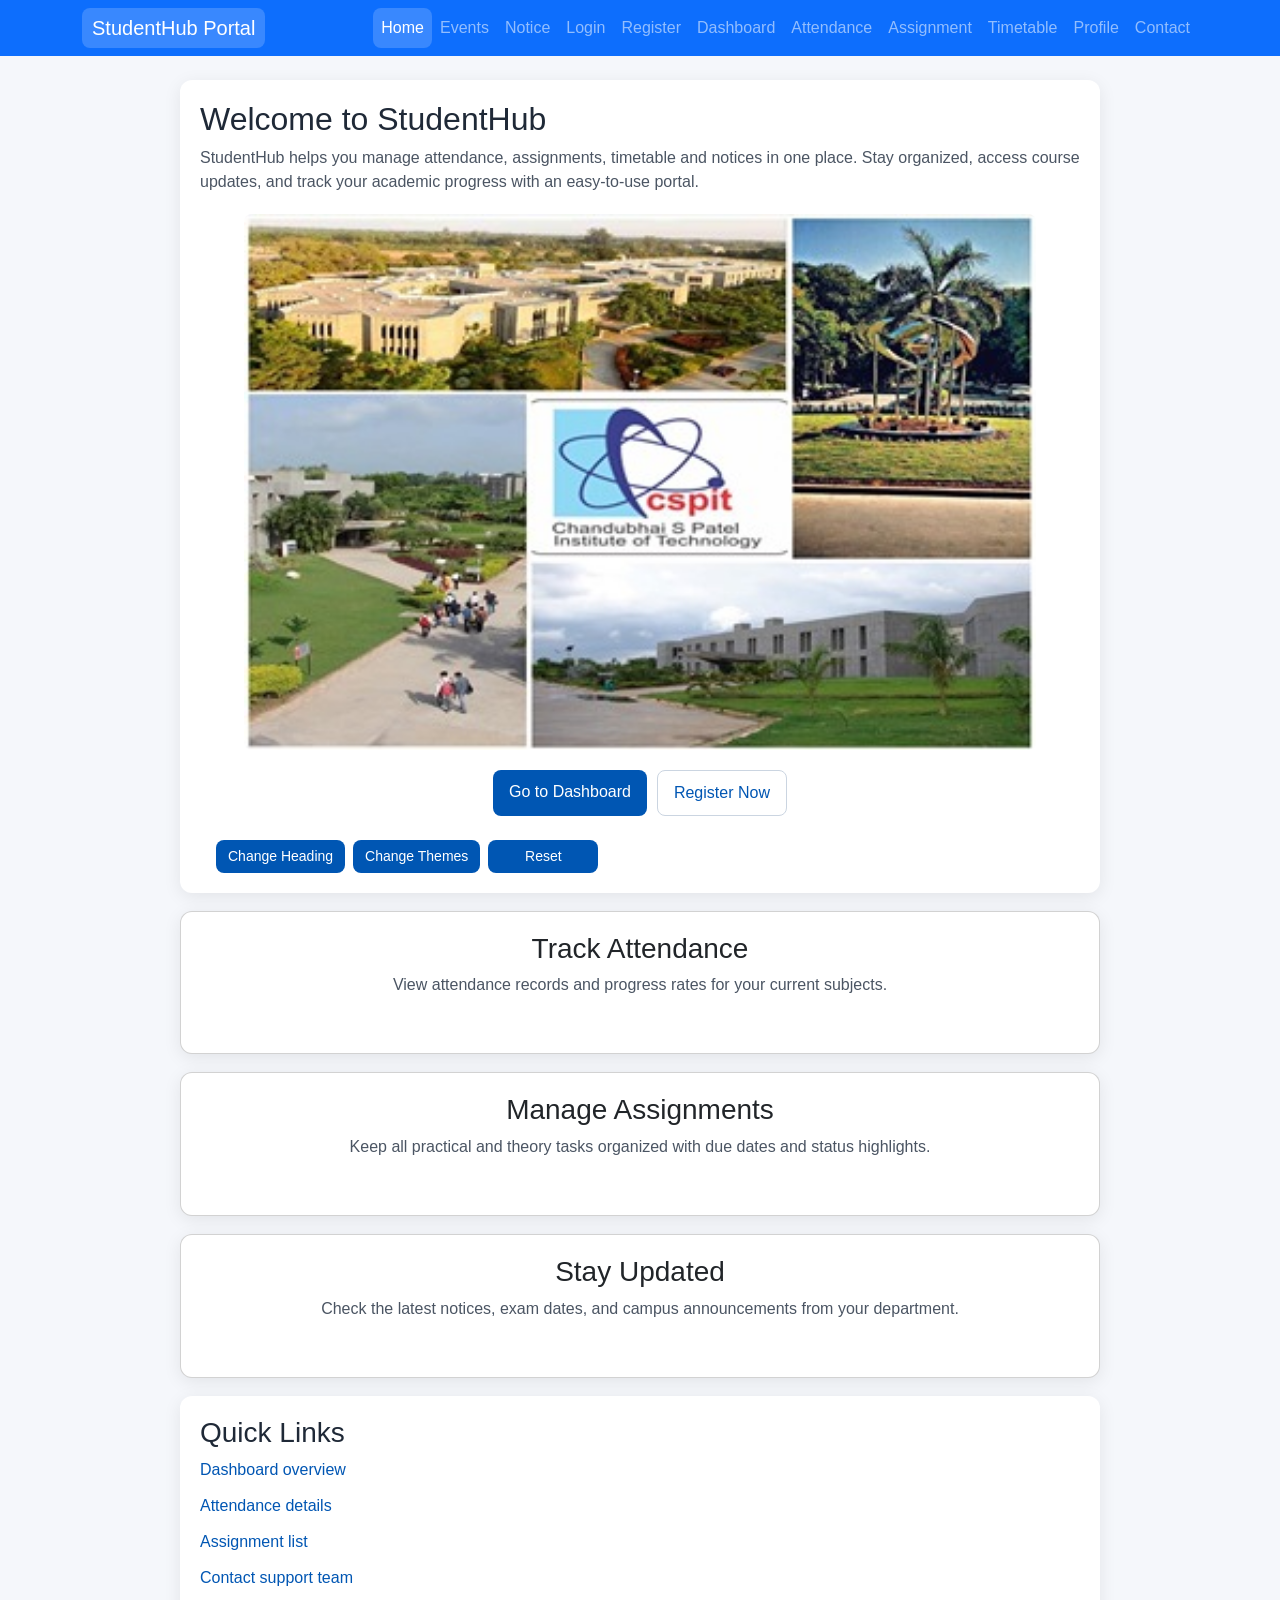
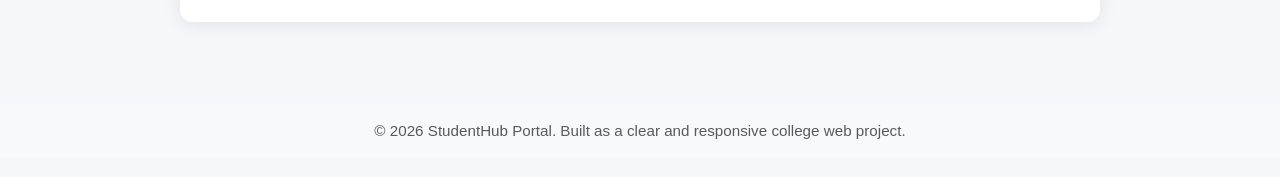
<file: index.html>
<!DOCTYPE html>
<html>
<head>
    <title>StudentHub - Home</title>
    <meta name="viewport" content="width=device-width, initial-scale=1">
    <link href="https://cdn.jsdelivr.net/npm/bootstrap@5.3.2/dist/css/bootstrap.min.css" rel="stylesheet">
    <link rel="stylesheet" href="css/style.css">
</head>

<body>

<nav class="navbar navbar-expand-lg navbar-dark bg-primary">
    <div class="container">
        <a class="navbar-brand" href="index.html">StudentHub Portal</a>
        <button class="navbar-toggler" type="button" data-bs-toggle="collapse" data-bs-target="#mainNav" aria-controls="mainNav" aria-expanded="false" aria-label="Toggle navigation">
            <span class="navbar-toggler-icon"></span>
        </button>
        <div class="collapse navbar-collapse" id="mainNav">
            <ul class="navbar-nav ms-auto mb-2 mb-lg-0">
                <li class="nav-item"><a class="nav-link" href="index.html">Home</a></li>
                <li class="nav-item"><a class="nav-link" href="events.html">Events</a></li>
                <li class="nav-item"><a class="nav-link" href="notice.html">Notice</a></li>
                <li class="nav-item"><a class="nav-link" href="login.html">Login</a></li>
                <li class="nav-item"><a class="nav-link" href="register.html">Register</a></li>
                <li class="nav-item"><a class="nav-link" href="dashboard.html">Dashboard</a></li>
                <li class="nav-item"><a class="nav-link" href="attendance.html">Attendance</a></li>
                <li class="nav-item"><a class="nav-link" href="assignment.html">Assignment</a></li>
                <li class="nav-item"><a class="nav-link" href="timetable.html">Timetable</a></li>
                <li class="nav-item"><a class="nav-link" href="profile.html">Profile</a></li>
                <li class="nav-item"><a class="nav-link" href="contact.html">Contact</a></li>
            </ul>

            
        </div>
    </div>
</nav>

<main class="site-container">
    <section class="hero">
        <h2 id="heroHeading">Welcome to StudentHub</h2>
        <p>StudentHub helps you manage attendance, assignments, timetable and notices in one place. Stay organized, access course updates, and track your academic progress with an easy-to-use portal.</p>
            <img src="assets/hero_image.jpg" alt="Charusat image" style="display:block;margin:20px auto;max-width:900px;width:90%;height:auto;border-radius:8px;">
        <div class="hero-actions">
            <a class="btn" href="dashboard.html">Go to Dashboard</a>
            <a class="btn btn-secondary" href="register.html">Register Now</a>
        </div>
        <br>
        
        <div class="navbar-buttons d-flex align-items-center gap-2 ms-3">
                <button id="changeBtn" class="btn btn-outline-light btn-sm">Change Heading</button>
                <button id="themesBtn" class="btn btn-outline-light btn-sm">Change Themes</button>
                <button id="resetBtn" class="btn btn-outline-light btn-sm">Reset</button>
        </div>
    </section>

    <section class="grid grid-3">
        <div class="card">
            <h3>Track Attendance</h3>
            <p>View attendance records and progress rates for your current subjects.</p>
            <span class="badge">92% overall</span>
        </div>
        <div class="card">
            <h3>Manage Assignments</h3>
            <p>Keep all practical and theory tasks organized with due dates and status highlights.</p>
            <span class="badge">3 assignments due</span>
        </div>
        <div class="card">
            <h3>Stay Updated</h3>
            <p>Check the latest notices, exam dates, and campus announcements from your department.</p>
            <span class="badge">New notice posted</span>
        </div>
    </section>

    <section class="section-card">
        <h3>Quick Links</h3>
        <ul class="link-list">
            <li><a href="dashboard.html">Dashboard overview</a></li>
            <li><a href="attendance.html">Attendance details</a></li>
            <li><a href="assignment.html">Assignment list</a></li>
            <li><a href="contact.html">Contact support team</a></li>
        </ul>
    </section>
</main>

<footer class="bg-light text-center text-muted py-3">
    © 2026 StudentHub Portal. Built as a clear and responsive college web project.
</footer>

<script src="https://cdn.jsdelivr.net/npm/bootstrap@5.3.2/dist/js/bootstrap.bundle.min.js"></script>
<script src="js/script.js"></script>

</body>
</html>
</file>
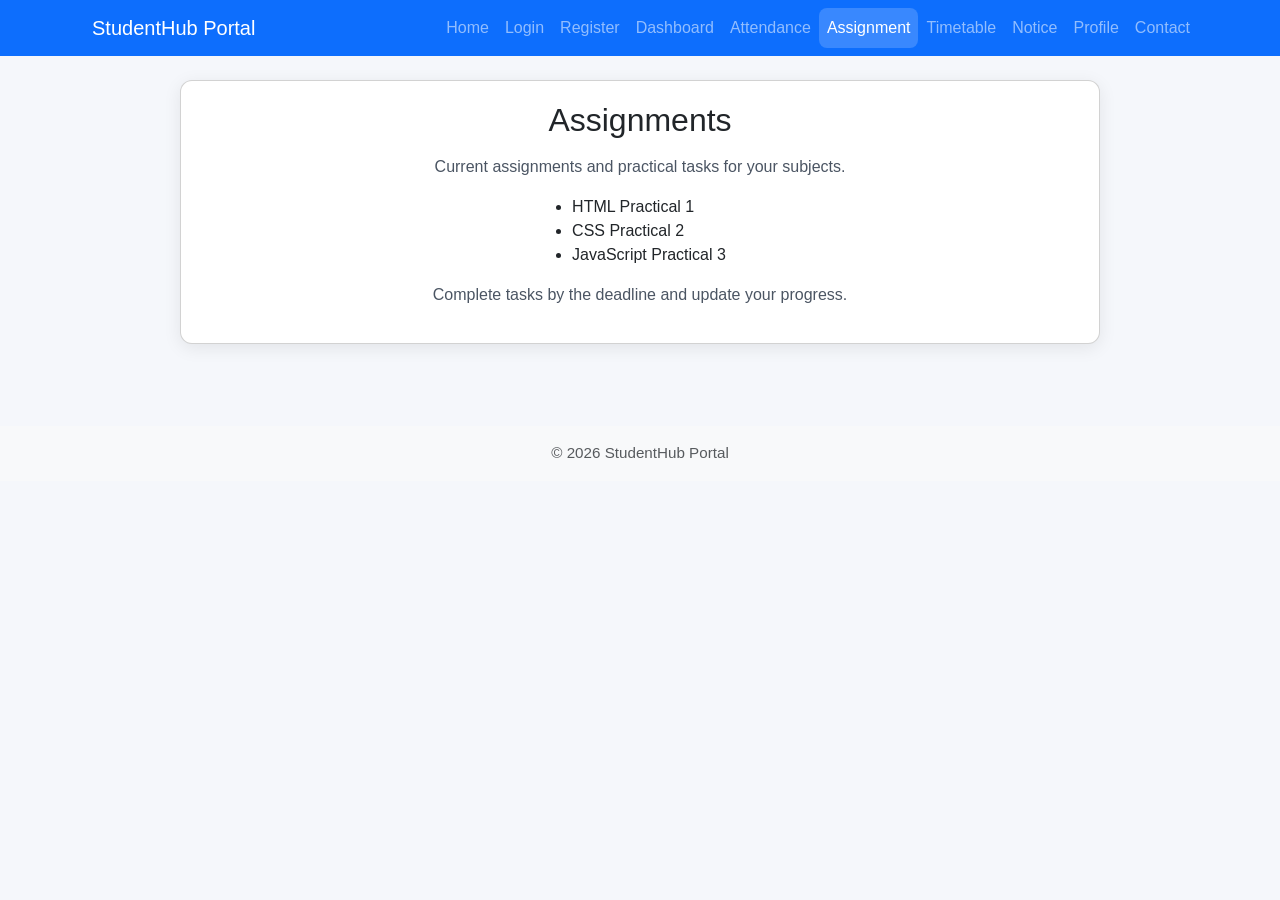
<file: assignment.html>
<!DOCTYPE html>
<html>
<head>
    <title>Assignments | StudentHub</title>
    <meta name="viewport" content="width=device-width, initial-scale=1">
    <link href="https://cdn.jsdelivr.net/npm/bootstrap@5.3.2/dist/css/bootstrap.min.css" rel="stylesheet">
    <link rel="stylesheet" href="css/style.css">
</head>
<body>
<nav class="navbar navbar-expand-lg navbar-dark bg-primary">
    <div class="container">
        <a class="navbar-brand" href="index.html">StudentHub Portal</a>
        <button class="navbar-toggler" type="button" data-bs-toggle="collapse" data-bs-target="#mainNav" aria-controls="mainNav" aria-expanded="false" aria-label="Toggle navigation">
            <span class="navbar-toggler-icon"></span>
        </button>
        <div class="collapse navbar-collapse" id="mainNav">
            <ul class="navbar-nav ms-auto mb-2 mb-lg-0">
                <li class="nav-item"><a class="nav-link" href="index.html">Home</a></li>
                <li class="nav-item"><a class="nav-link" href="login.html">Login</a></li>
                <li class="nav-item"><a class="nav-link" href="register.html">Register</a></li>
                <li class="nav-item"><a class="nav-link" href="dashboard.html">Dashboard</a></li>
                <li class="nav-item"><a class="nav-link" href="attendance.html">Attendance</a></li>
                <li class="nav-item"><a class="nav-link" href="assignment.html">Assignment</a></li>
                <li class="nav-item"><a class="nav-link" href="timetable.html">Timetable</a></li>
                <li class="nav-item"><a class="nav-link" href="notice.html">Notice</a></li>
                <li class="nav-item"><a class="nav-link" href="profile.html">Profile</a></li>
                <li class="nav-item"><a class="nav-link" href="contact.html">Contact</a></li>
            </ul>
        </div>
    </div>
</nav>
<main class="site-container">
    <section class="card">
        <h2 class="page-title">Assignments</h2>
        <p>Current assignments and practical tasks for your subjects.</p>
        <ul>
            <li>HTML Practical 1</li>
            <li>CSS Practical 2</li>
            <li>JavaScript Practical 3</li>
        </ul>
        <p>Complete tasks by the deadline and update your progress.</p>
    </section>
</main>
<footer class="bg-light text-center text-muted py-3">
    © 2026 StudentHub Portal
</footer>
<script src="https://cdn.jsdelivr.net/npm/bootstrap@5.3.2/dist/js/bootstrap.bundle.min.js"></script>
<script src="js/script.js"></script>
</body>
</html>
</file>
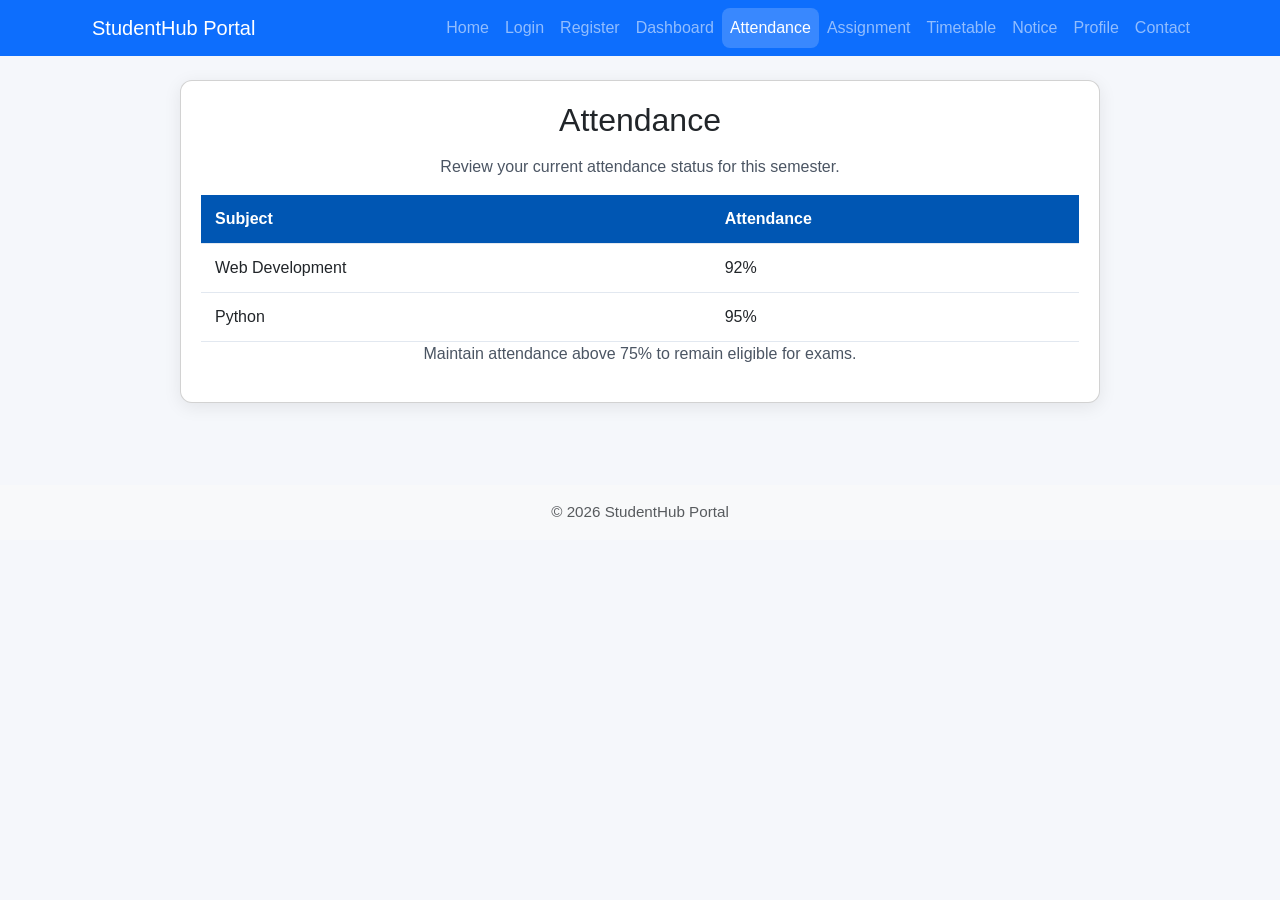
<file: attendance.html>
<!DOCTYPE html>
<html>
<head>
    <title>Attendance | StudentHub</title>
    <meta name="viewport" content="width=device-width, initial-scale=1">
    <link href="https://cdn.jsdelivr.net/npm/bootstrap@5.3.2/dist/css/bootstrap.min.css" rel="stylesheet">
    <link rel="stylesheet" href="css/style.css">
</head>
<body>
<nav class="navbar navbar-expand-lg navbar-dark bg-primary">
    <div class="container">
        <a class="navbar-brand" href="index.html">StudentHub Portal</a>
        <button class="navbar-toggler" type="button" data-bs-toggle="collapse" data-bs-target="#mainNav" aria-controls="mainNav" aria-expanded="false" aria-label="Toggle navigation">
            <span class="navbar-toggler-icon"></span>
        </button>
        <div class="collapse navbar-collapse" id="mainNav">
            <ul class="navbar-nav ms-auto mb-2 mb-lg-0">
                <li class="nav-item"><a class="nav-link" href="index.html">Home</a></li>
                <li class="nav-item"><a class="nav-link" href="login.html">Login</a></li>
                <li class="nav-item"><a class="nav-link" href="register.html">Register</a></li>
                <li class="nav-item"><a class="nav-link" href="dashboard.html">Dashboard</a></li>
                <li class="nav-item"><a class="nav-link" href="attendance.html">Attendance</a></li>
                <li class="nav-item"><a class="nav-link" href="assignment.html">Assignment</a></li>
                <li class="nav-item"><a class="nav-link" href="timetable.html">Timetable</a></li>
                <li class="nav-item"><a class="nav-link" href="notice.html">Notice</a></li>
                <li class="nav-item"><a class="nav-link" href="profile.html">Profile</a></li>
                <li class="nav-item"><a class="nav-link" href="contact.html">Contact</a></li>
            </ul>
        </div>
    </div>
</nav>
<main class="site-container">
    <section class="card">
        <h2 class="page-title">Attendance</h2>
        <p>Review your current attendance status for this semester.</p>
        <div class="table-wrapper">
            <table>
                <thead>
                    <tr>
                        <th>Subject</th>
                        <th>Attendance</th>
                    </tr>
                </thead>
                <tbody>
                    <tr>
                        <td>Web Development</td>
                        <td>92%</td>
                    </tr>
                    <tr>
                        <td>Python</td>
                        <td>95%</td>
                    </tr>
                </tbody>
            </table>
        </div>
        <p>Maintain attendance above 75% to remain eligible for exams.</p>
    </section>
</main>
<footer class="bg-light text-center text-muted py-3">
    © 2026 StudentHub Portal
</footer>
<script src="https://cdn.jsdelivr.net/npm/bootstrap@5.3.2/dist/js/bootstrap.bundle.min.js"></script>
<script src="js/script.js"></script>
</body>
</html>
</file>
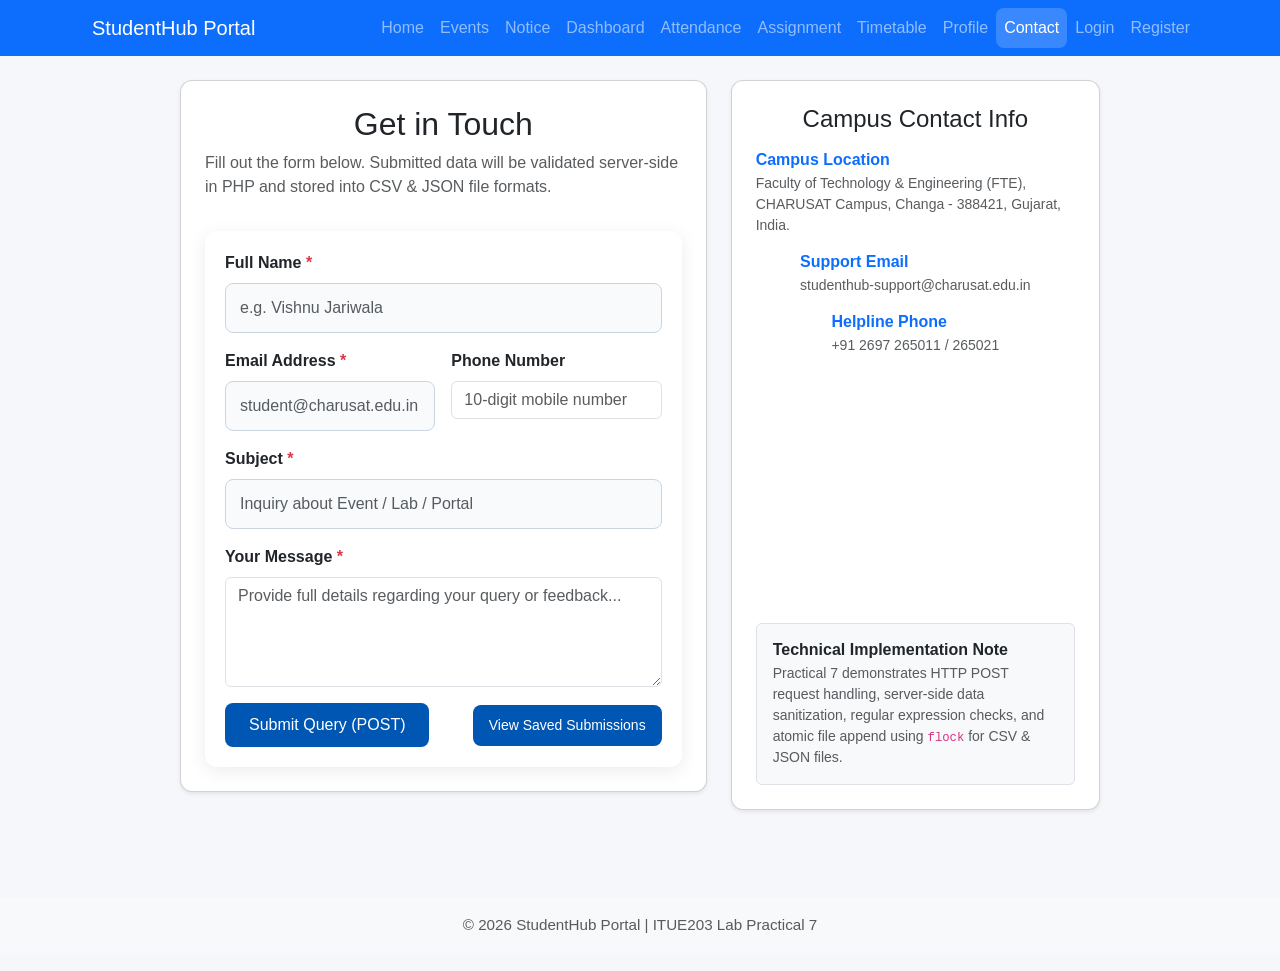
<file: contact.html>
<!DOCTYPE html>
<html lang="en">
<head>
    <meta charset="UTF-8">
    <title>Contact Us | StudentHub</title>
    <meta name="viewport" content="width=device-width, initial-scale=1">
    <link href="https://cdn.jsdelivr.net/npm/bootstrap@5.3.2/dist/css/bootstrap.min.css" rel="stylesheet">
    <link rel="stylesheet" href="css/style.css">
</head>
<body>
<nav class="navbar navbar-expand-lg navbar-dark bg-primary">
    <div class="container">
        <a class="navbar-brand" href="index.html">StudentHub Portal</a>
        <button class="navbar-toggler" type="button" data-bs-toggle="collapse" data-bs-target="#mainNav" aria-controls="mainNav" aria-expanded="false" aria-label="Toggle navigation">
            <span class="navbar-toggler-icon"></span>
        </button>
        <div class="collapse navbar-collapse" id="mainNav">
            <ul class="navbar-nav ms-auto mb-2 mb-lg-0">
                <li class="nav-item"><a class="nav-link" href="index.html">Home</a></li>
                <li class="nav-item"><a class="nav-link" href="events.html">Events</a></li>
                <li class="nav-item"><a class="nav-link" href="notice.html">Notice</a></li>
                <li class="nav-item"><a class="nav-link" href="dashboard.html">Dashboard</a></li>
                <li class="nav-item"><a class="nav-link" href="attendance.html">Attendance</a></li>
                <li class="nav-item"><a class="nav-link" href="assignment.html">Assignment</a></li>
                <li class="nav-item"><a class="nav-link" href="timetable.html">Timetable</a></li>
                <li class="nav-item"><a class="nav-link" href="profile.html">Profile</a></li>
                <li class="nav-item"><a class="nav-link active" href="contact.html">Contact</a></li>
                <li class="nav-item"><a class="nav-link" href="login.html">Login</a></li>
                <li class="nav-item"><a class="nav-link" href="register.html">Register</a></li>
            </ul>
        </div>
    </div>
</nav>

<main class="site-container my-4">
    <div class="row g-4">
        <div class="col-lg-7">
            <section class="card shadow-sm p-4">
                <h2 class="page-title mb-2">Get in Touch</h2>
                <p class="text-muted">Fill out the form below. Submitted data will be validated server-side in PHP and stored into CSV & JSON file formats.</p>

                <form action="contact_process.php" method="POST" class="needs-validation mt-3" novalidate>
                    <div class="mb-3">
                        <label for="contactName" class="form-label fw-semibold">Full Name <span class="text-danger">*</span></label>
                        <input type="text" class="form-control" id="contactName" name="name" required placeholder="e.g. Vishnu Jariwala" minlength="2">
                    </div>

                    <div class="row g-3 mb-3">
                        <div class="col-md-6">
                            <label for="contactEmail" class="form-label fw-semibold">Email Address <span class="text-danger">*</span></label>
                            <input type="email" class="form-control" id="contactEmail" name="email" required placeholder="student@charusat.edu.in">
                        </div>
                        <div class="col-md-6">
                            <label for="contactPhone" class="form-label fw-semibold">Phone Number</label>
                            <input type="tel" class="form-control" id="contactPhone" name="phone" placeholder="10-digit mobile number" pattern="[0-9]{10}">
                        </div>
                    </div>

                    <div class="mb-3">
                        <label for="contactSubject" class="form-label fw-semibold">Subject <span class="text-danger">*</span></label>
                        <input type="text" class="form-control" id="contactSubject" name="subject" required placeholder="Inquiry about Event / Lab / Portal" minlength="3">
                    </div>

                    <div class="mb-3">
                        <label for="contactMessage" class="form-label fw-semibold">Your Message <span class="text-danger">*</span></label>
                        <textarea class="form-control" id="contactMessage" name="message" rows="4" required placeholder="Provide full details regarding your query or feedback..." minlength="10"></textarea>
                    </div>

                    <div class="d-flex justify-content-between align-items-center">
                        <button type="submit" class="btn btn-primary px-4">Submit Query (POST)</button>
                        <a href="view_submissions.php" class="btn btn-outline-secondary btn-sm">View Saved Submissions</a>
                    </div>
                </form>
            </section>
        </div>

        <div class="col-lg-5">
            <section class="card shadow-sm p-4 h-100">
                <h3 class="h4 mb-3">Campus Contact Info</h3>
                <div class="mb-3">
                    <h6 class="fw-bold text-primary mb-1">Campus Location</h6>
                    <p class="text-muted small mb-0">Faculty of Technology & Engineering (FTE), CHARUSAT Campus, Changa - 388421, Gujarat, India.</p>
                </div>
                <div class="mb-3">
                    <h6 class="fw-bold text-primary mb-1">Support Email</h6>
                    <p class="text-muted small mb-0">studenthub-support@charusat.edu.in</p>
                </div>
                <div class="mb-3">
                    <h6 class="fw-bold text-primary mb-1">Helpline Phone</h6>
                    <p class="text-muted small mb-0">+91 2697 265011 / 265021</p>
                </div>
                <div class="p-3 bg-light rounded mt-auto border">
                    <h6 class="fw-bold mb-1">Technical Implementation Note</h6>
                    <p class="small text-muted mb-0">Practical 7 demonstrates HTTP POST request handling, server-side data sanitization, regular expression checks, and atomic file append using <code>flock</code> for CSV & JSON files.</p>
                </div>
            </section>
        </div>
    </div>
</main>

<footer class="bg-light text-center text-muted py-3 mt-5">
    © 2026 StudentHub Portal | ITUE203 Lab Practical 7
</footer>

<script src="https://cdn.jsdelivr.net/npm/bootstrap@5.3.2/dist/js/bootstrap.bundle.min.js"></script>
<script src="js/script.js"></script>
</body>
</html>
</file>
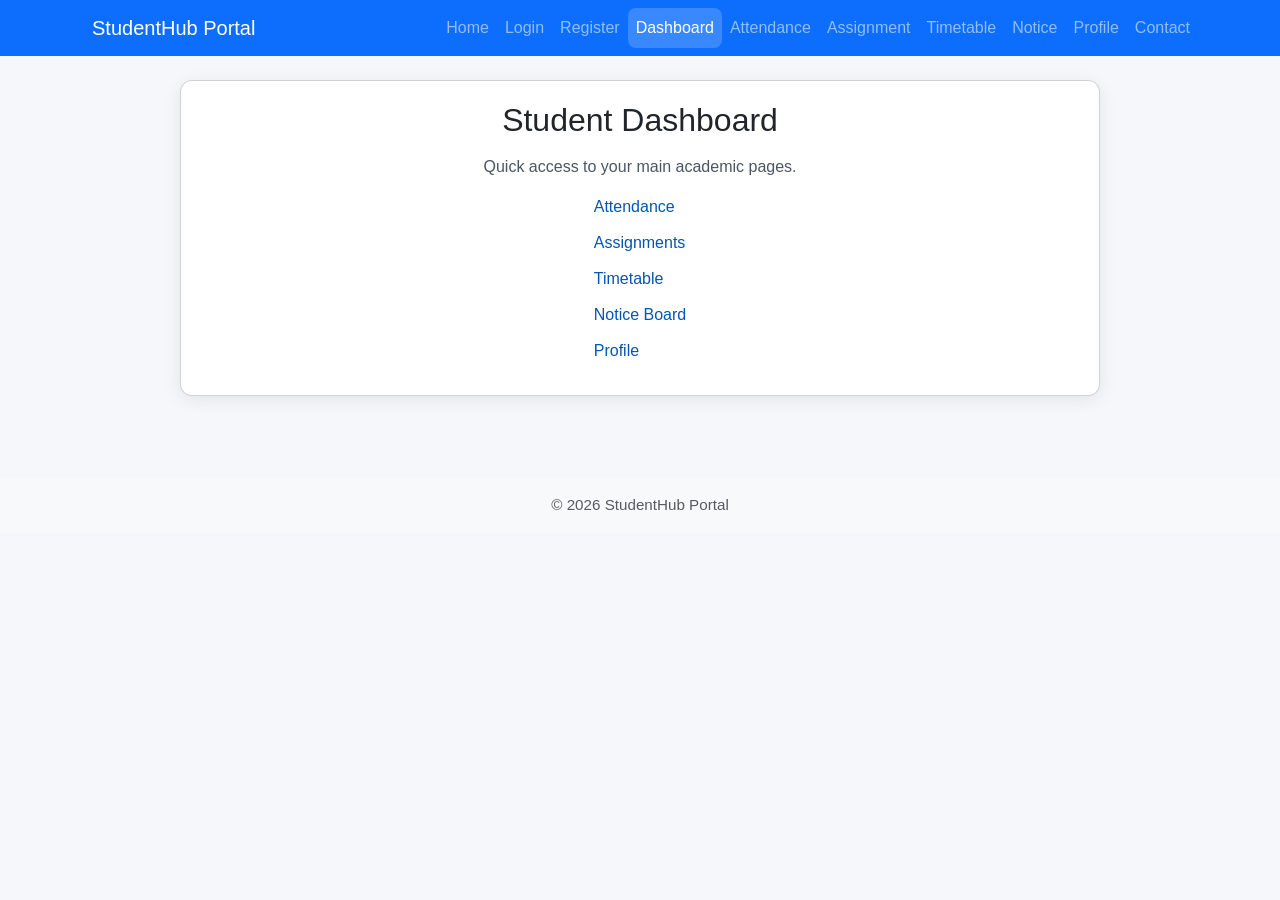
<file: dashboard.html>
<!DOCTYPE html>
<html>
<head>
    <title>Dashboard | StudentHub</title>
        <meta name="viewport" content="width=device-width, initial-scale=1">
        <link href="https://cdn.jsdelivr.net/npm/bootstrap@5.3.2/dist/css/bootstrap.min.css" rel="stylesheet">
        <link rel="stylesheet" href="css/style.css">
</head>
<body>
<nav class="navbar navbar-expand-lg navbar-dark bg-primary">
    <div class="container">
        <a class="navbar-brand" href="index.html">StudentHub Portal</a>
        <button class="navbar-toggler" type="button" data-bs-toggle="collapse" data-bs-target="#mainNav" aria-controls="mainNav" aria-expanded="false" aria-label="Toggle navigation">
            <span class="navbar-toggler-icon"></span>
        </button>
        <div class="collapse navbar-collapse" id="mainNav">
            <ul class="navbar-nav ms-auto mb-2 mb-lg-0">
                <li class="nav-item"><a class="nav-link" href="index.html">Home</a></li>
                <li class="nav-item"><a class="nav-link" href="login.html">Login</a></li>
                <li class="nav-item"><a class="nav-link" href="register.html">Register</a></li>
                <li class="nav-item"><a class="nav-link" href="dashboard.html">Dashboard</a></li>
                <li class="nav-item"><a class="nav-link" href="attendance.html">Attendance</a></li>
                <li class="nav-item"><a class="nav-link" href="assignment.html">Assignment</a></li>
                <li class="nav-item"><a class="nav-link" href="timetable.html">Timetable</a></li>
                <li class="nav-item"><a class="nav-link" href="notice.html">Notice</a></li>
                <li class="nav-item"><a class="nav-link" href="profile.html">Profile</a></li>
                <li class="nav-item"><a class="nav-link" href="contact.html">Contact</a></li>
            </ul>
        </div>
    </div>
</nav>
<main class="site-container">
    <section class="card">
        <h2 class="page-title">Student Dashboard</h2>
        <p>Quick access to your main academic pages.</p>
        <ul class="link-list">
            <li><a href="attendance.html">Attendance</a></li>
            <li><a href="assignment.html">Assignments</a></li>
            <li><a href="timetable.html">Timetable</a></li>
            <li><a href="notice.html">Notice Board</a></li>
            <li><a href="profile.html">Profile</a></li>
        </ul>
    </section>
</main>
<footer class="bg-light text-center text-muted py-3">
    © 2026 StudentHub Portal
</footer>
<script src="https://cdn.jsdelivr.net/npm/bootstrap@5.3.2/dist/js/bootstrap.bundle.min.js"></script>
<script src="js/script.js"></script>
</body>
</html>
</file>
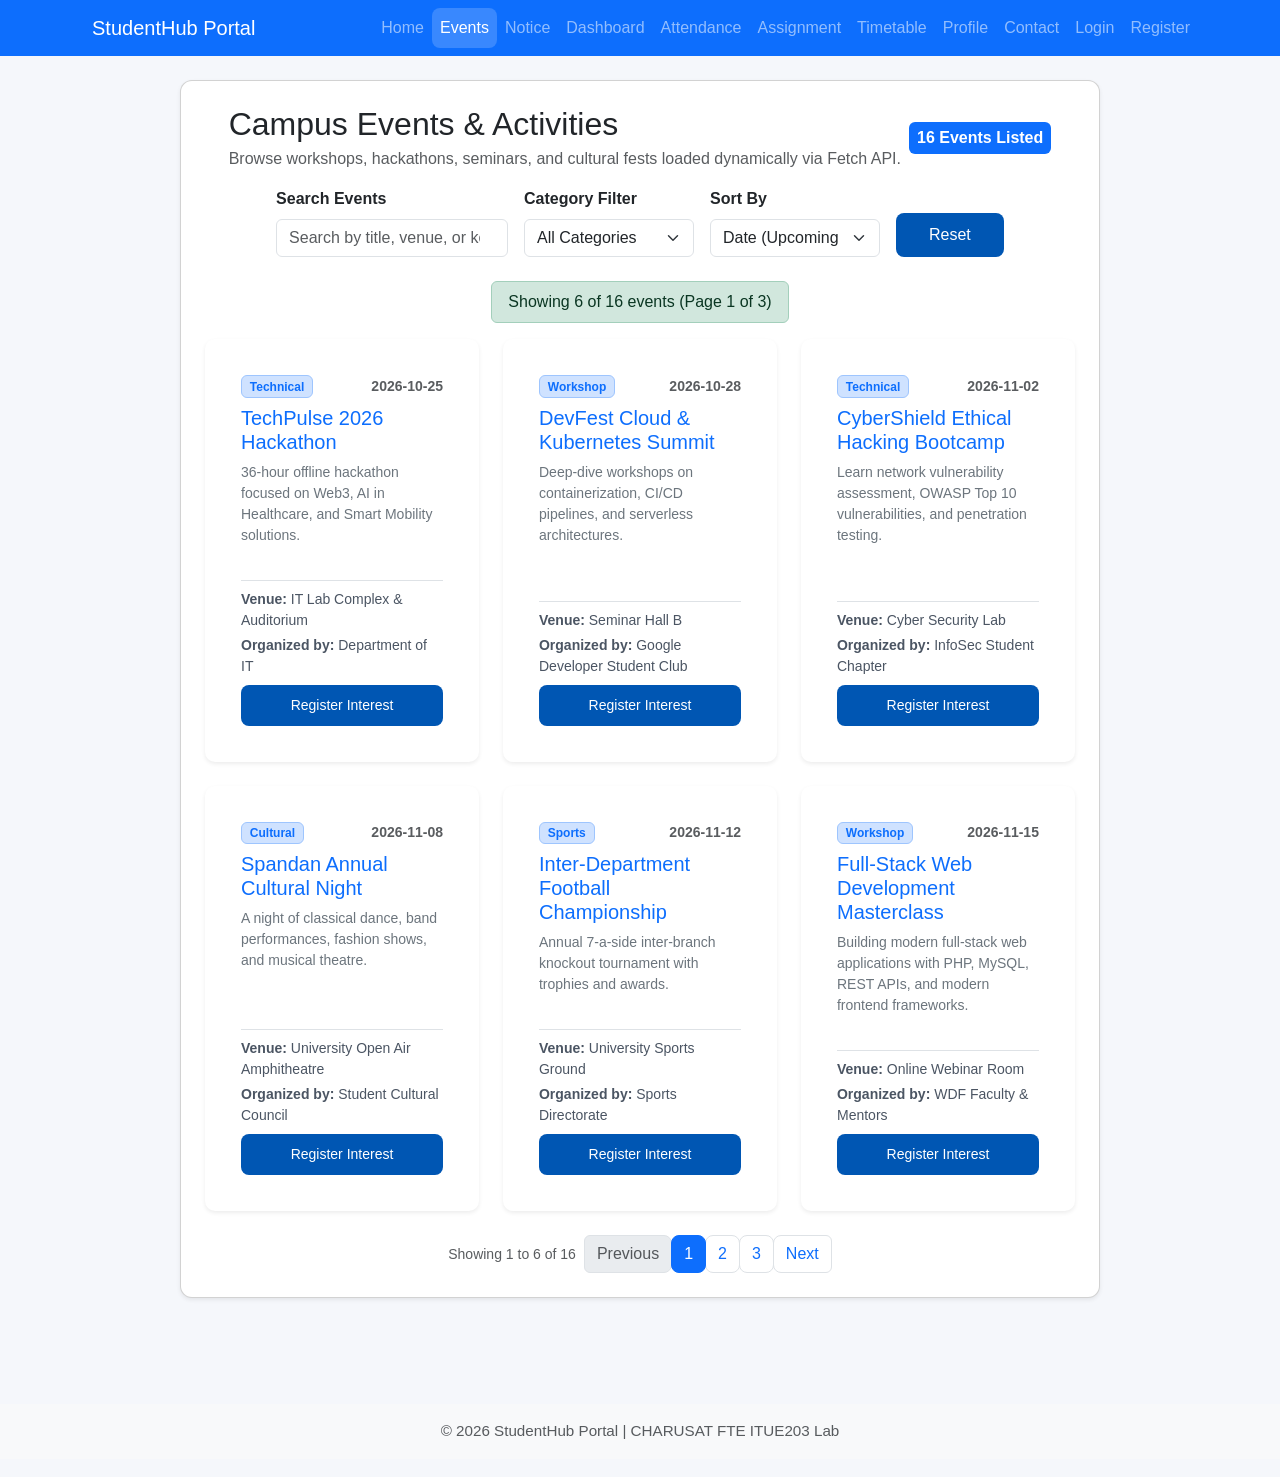
<file: events.html>
<!DOCTYPE html>
<html lang="en">
<head>
    <meta charset="UTF-8">
    <title>Events Directory | StudentHub</title>
    <meta name="viewport" content="width=device-width, initial-scale=1">
    <link href="https://cdn.jsdelivr.net/npm/bootstrap@5.3.2/dist/css/bootstrap.min.css" rel="stylesheet">
    <link rel="stylesheet" href="css/style.css">
</head>
<body>

<nav class="navbar navbar-expand-lg navbar-dark bg-primary">
    <div class="container">
        <a class="navbar-brand" href="index.html">StudentHub Portal</a>
        <button class="navbar-toggler" type="button" data-bs-toggle="collapse" data-bs-target="#mainNav" aria-controls="mainNav" aria-expanded="false" aria-label="Toggle navigation">
            <span class="navbar-toggler-icon"></span>
        </button>
        <div class="collapse navbar-collapse" id="mainNav">
            <ul class="navbar-nav ms-auto mb-2 mb-lg-0">
                <li class="nav-item"><a class="nav-link" href="index.html">Home</a></li>
                <li class="nav-item"><a class="nav-link active" href="events.html">Events</a></li>
                <li class="nav-item"><a class="nav-link" href="notice.html">Notice</a></li>
                <li class="nav-item"><a class="nav-link" href="dashboard.html">Dashboard</a></li>
                <li class="nav-item"><a class="nav-link" href="attendance.html">Attendance</a></li>
                <li class="nav-item"><a class="nav-link" href="assignment.html">Assignment</a></li>
                <li class="nav-item"><a class="nav-link" href="timetable.html">Timetable</a></li>
                <li class="nav-item"><a class="nav-link" href="profile.html">Profile</a></li>
                <li class="nav-item"><a class="nav-link" href="contact.html">Contact</a></li>
                <li class="nav-item"><a class="nav-link" href="login.html">Login</a></li>
                <li class="nav-item"><a class="nav-link" href="register.html">Register</a></li>
            </ul>
        </div>
    </div>
</nav>

<main class="site-container my-4">
    <section class="card shadow-sm p-4">
        <div class="d-flex justify-content-between align-items-center flex-wrap gap-2 mb-3">
            <div>
                <h2 class="page-title mb-1">Campus Events & Activities</h2>
                <p class="text-muted mb-0">Browse workshops, hackathons, seminars, and cultural fests loaded dynamically via Fetch API.</p>
            </div>
            <span class="badge bg-primary p-2 fs-6" id="eventTotalBadge">Loading events...</span>
        </div>

        <!-- Controls: Search, Filter, Sort -->
        <div class="row g-3 align-items-end mb-4">
            <div class="col-md-4">
                <label for="eventSearch" class="form-label fw-semibold">Search Events</label>
                <input id="eventSearch" type="search" class="form-control" placeholder="Search by title, venue, or keyword">
            </div>
            <div class="col-md-3">
                <label for="eventCategoryFilter" class="form-label fw-semibold">Category Filter</label>
                <select id="eventCategoryFilter" class="form-select">
                    <option value="all">All Categories</option>
                </select>
            </div>
            <div class="col-md-3">
                <label for="eventSortSelect" class="form-label fw-semibold">Sort By</label>
                <select id="eventSortSelect" class="form-select">
                    <option value="date-asc">Date (Upcoming First)</option>
                    <option value="date-desc">Date (Latest First)</option>
                    <option value="title-asc">Title (A to Z)</option>
                </select>
            </div>
            <div class="col-md-2">
                <button id="eventResetBtn" class="btn btn-outline-secondary w-100">Reset</button>
            </div>
        </div>

        <!-- Status Notification -->
        <div id="eventStatus" class="alert alert-info py-2" role="status">Loading events from data/events.json...</div>

        <!-- Dynamic Grid of Cards -->
        <div id="eventGrid" class="row row-cols-1 row-cols-md-2 row-cols-lg-3 g-4" aria-live="polite"></div>

        <!-- Pagination Controls -->
        <nav aria-label="Event pagination" class="mt-4 d-flex justify-content-between align-items-center flex-wrap gap-2">
            <span class="text-muted small" id="paginationInfo">Showing 0 of 0</span>
            <ul class="pagination mb-0" id="paginationControls"></ul>
        </nav>
    </section>
</main>

<footer class="bg-light text-center text-muted py-3 mt-5">
    © 2026 StudentHub Portal | CHARUSAT FTE ITUE203 Lab
</footer>

<script src="https://cdn.jsdelivr.net/npm/bootstrap@5.3.2/dist/js/bootstrap.bundle.min.js"></script>
<script src="js/script.js"></script>
<script>
    document.addEventListener('DOMContentLoaded', function () {
        if (typeof initializeEventsDirectory === 'function') {
            initializeEventsDirectory();
        }
    });
</script>
</body>
</html>
</file>
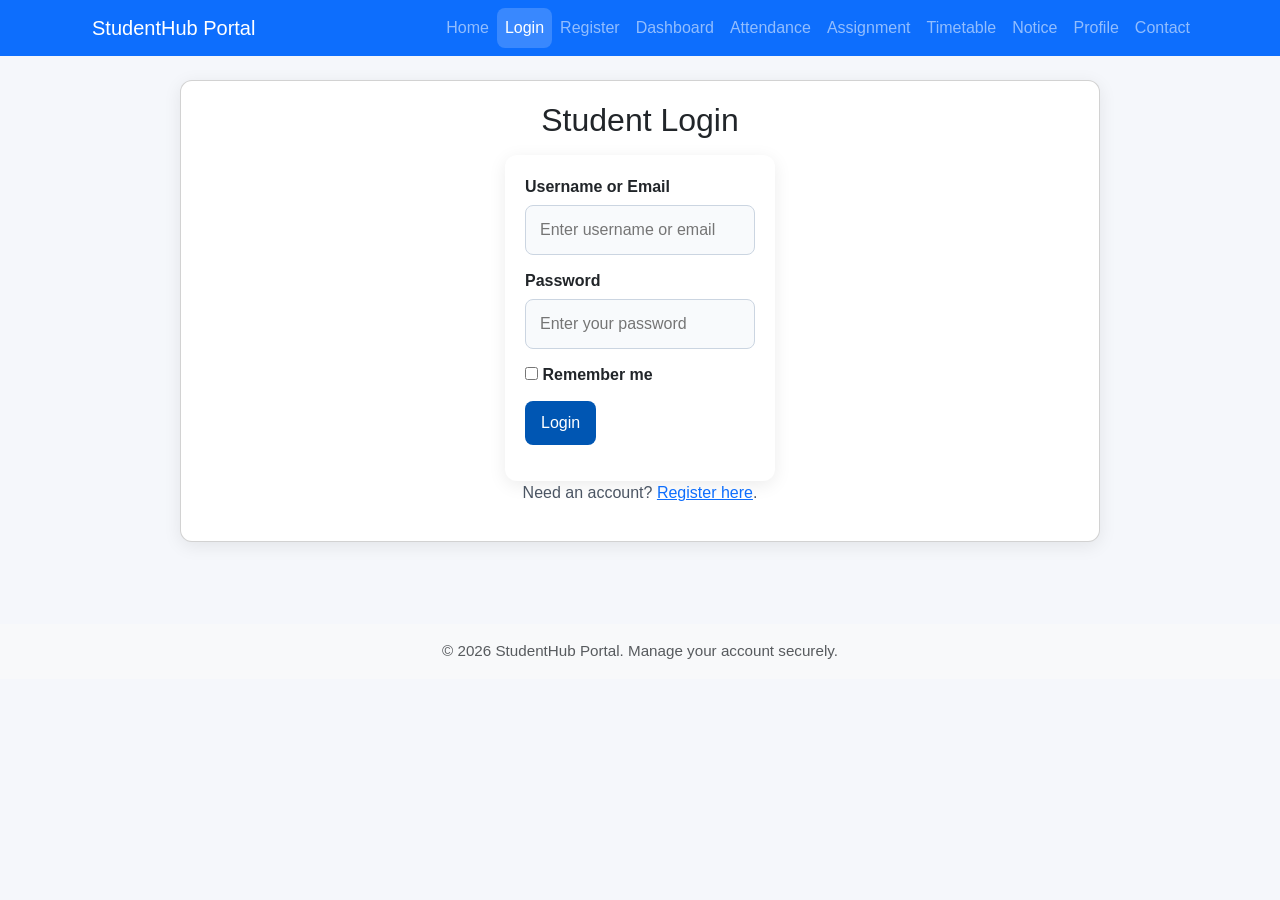
<file: login.html>
<!DOCTYPE html>
<html>
<head>
    <title>Login | StudentHub</title>
    <meta name="viewport" content="width=device-width, initial-scale=1">
    <link href="https://cdn.jsdelivr.net/npm/bootstrap@5.3.2/dist/css/bootstrap.min.css" rel="stylesheet">
    <link rel="stylesheet" href="css/style.css">
</head>

<body>

<nav class="navbar navbar-expand-lg navbar-dark bg-primary">
    <div class="container">
        <a class="navbar-brand" href="index.html">StudentHub Portal</a>
        <button class="navbar-toggler" type="button" data-bs-toggle="collapse" data-bs-target="#mainNav" aria-controls="mainNav" aria-expanded="false" aria-label="Toggle navigation">
            <span class="navbar-toggler-icon"></span>
        </button>
        <div class="collapse navbar-collapse" id="mainNav">
            <ul class="navbar-nav ms-auto mb-2 mb-lg-0">
                <li class="nav-item"><a class="nav-link" href="index.html">Home</a></li>
                <li class="nav-item"><a class="nav-link" href="login.html">Login</a></li>
                <li class="nav-item"><a class="nav-link" href="register.html">Register</a></li>
                <li class="nav-item"><a class="nav-link" href="dashboard.html">Dashboard</a></li>
                <li class="nav-item"><a class="nav-link" href="attendance.html">Attendance</a></li>
                <li class="nav-item"><a class="nav-link" href="assignment.html">Assignment</a></li>
                <li class="nav-item"><a class="nav-link" href="timetable.html">Timetable</a></li>
                <li class="nav-item"><a class="nav-link" href="notice.html">Notice</a></li>
                <li class="nav-item"><a class="nav-link" href="profile.html">Profile</a></li>
                <li class="nav-item"><a class="nav-link" href="contact.html">Contact</a></li>
            </ul>
        </div>
    </div>
</nav>

<main class="site-container">
    <section class="card">
        <h2 class="page-title">Student Login</h2>
        <form id="loginForm" action="login.php" method="POST" class="needs-validation">
            <div class="form-row">
                <label for="username">Username or Email</label>
                <input id="username" name="username" type="text" placeholder="Enter username or email" required>
            </div>
            <div class="form-row">
                <label for="password">Password</label>
                <input id="password" name="password" type="password" placeholder="Enter your password" required>
            </div>
            <div class="form-row">
                <label><input type="checkbox" name="remember"> Remember me</label>
            </div>
            <input type="submit" value="Login">
            <p class="form-message" aria-live="polite"></p>
        </form>
        <p>Need an account? <a href="register.php">Register here</a>.</p>
    </section>
</main>

<footer class="bg-light text-center text-muted py-3">
    © 2026 StudentHub Portal. Manage your account securely.
</footer>

<script src="https://cdn.jsdelivr.net/npm/bootstrap@5.3.2/dist/js/bootstrap.bundle.min.js"></script>
<script src="js/script.js"></script>

</body>
</html>
</file>
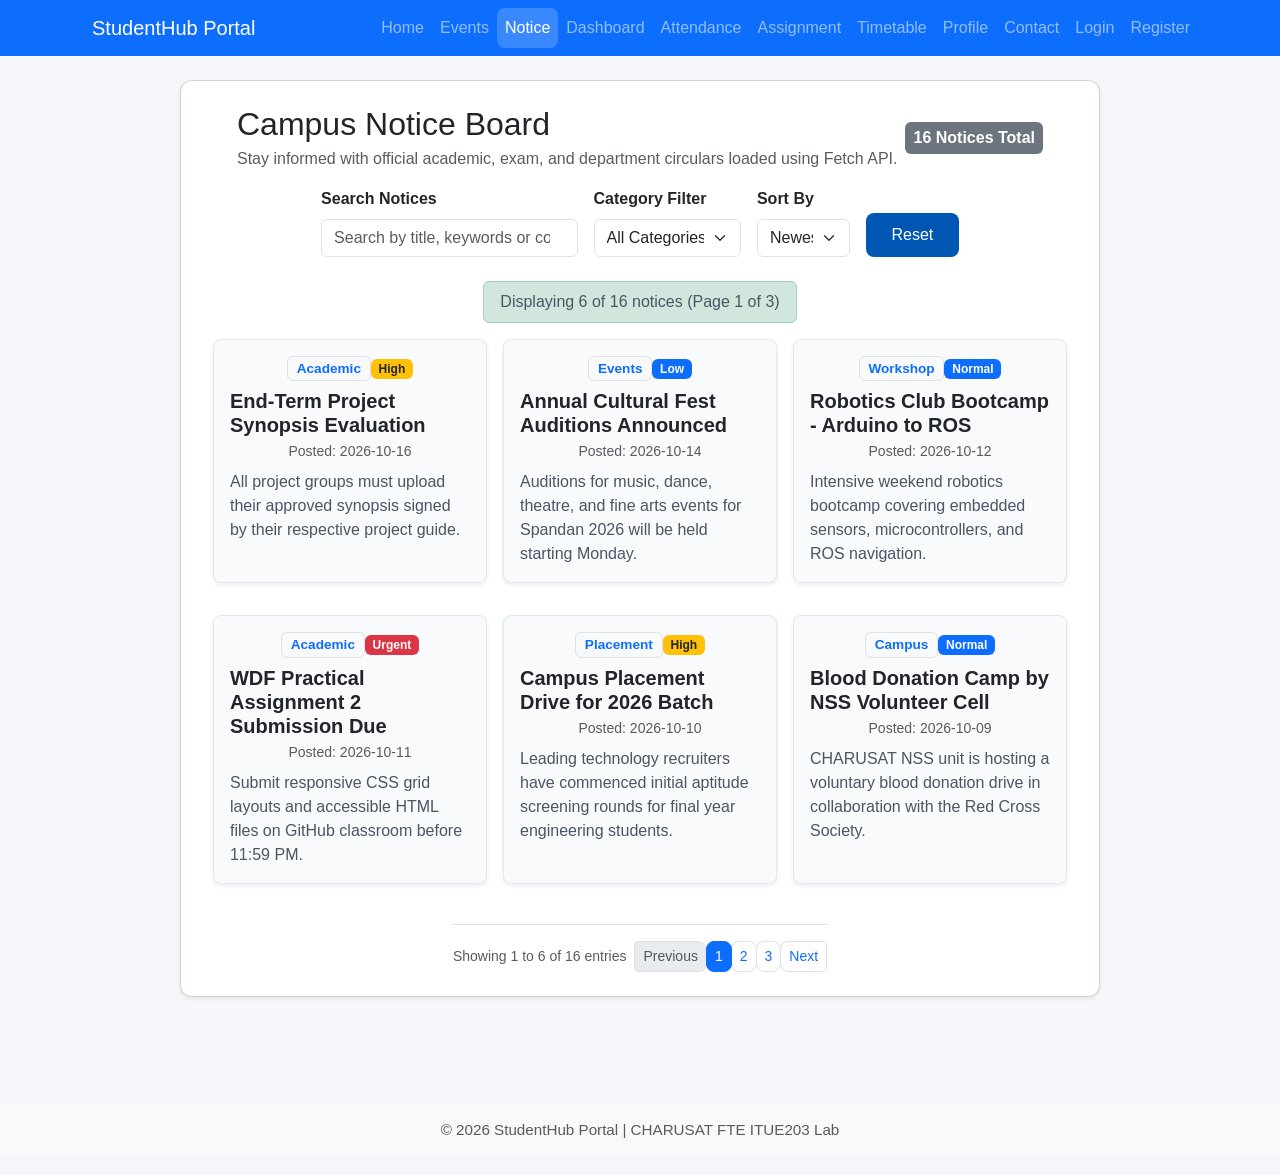
<file: notice.html>
<!DOCTYPE html>
<html lang="en">
<head>
    <meta charset="UTF-8">
    <title>Notice Board | StudentHub</title>
    <meta name="viewport" content="width=device-width, initial-scale=1">
    <link href="https://cdn.jsdelivr.net/npm/bootstrap@5.3.2/dist/css/bootstrap.min.css" rel="stylesheet">
    <link rel="stylesheet" href="css/style.css">
</head>
<body>
<nav class="navbar navbar-expand-lg navbar-dark bg-primary">
    <div class="container">
        <a class="navbar-brand" href="index.html">StudentHub Portal</a>
        <button class="navbar-toggler" type="button" data-bs-toggle="collapse" data-bs-target="#mainNav" aria-controls="mainNav" aria-expanded="false" aria-label="Toggle navigation">
            <span class="navbar-toggler-icon"></span>
        </button>
        <div class="collapse navbar-collapse" id="mainNav">
            <ul class="navbar-nav ms-auto mb-2 mb-lg-0">
                <li class="nav-item"><a class="nav-link" href="index.html">Home</a></li>
                <li class="nav-item"><a class="nav-link" href="events.html">Events</a></li>
                <li class="nav-item"><a class="nav-link active" href="notice.html">Notice</a></li>
                <li class="nav-item"><a class="nav-link" href="dashboard.html">Dashboard</a></li>
                <li class="nav-item"><a class="nav-link" href="attendance.html">Attendance</a></li>
                <li class="nav-item"><a class="nav-link" href="assignment.html">Assignment</a></li>
                <li class="nav-item"><a class="nav-link" href="timetable.html">Timetable</a></li>
                <li class="nav-item"><a class="nav-link" href="profile.html">Profile</a></li>
                <li class="nav-item"><a class="nav-link" href="contact.html">Contact</a></li>
                <li class="nav-item"><a class="nav-link" href="login.html">Login</a></li>
                <li class="nav-item"><a class="nav-link" href="register.html">Register</a></li>
            </ul>
        </div>
    </div>
</nav>

<main class="site-container my-4">
    <section class="card shadow-sm p-4">
        <div class="d-flex justify-content-between align-items-center flex-wrap gap-2 mb-3">
            <div>
                <h2 class="page-title mb-1">Campus Notice Board</h2>
                <p class="text-muted mb-0">Stay informed with official academic, exam, and department circulars loaded using Fetch API.</p>
            </div>
            <span class="badge bg-secondary p-2 fs-6" id="noticeCountBadge">Loading circulars...</span>
        </div>

        <div class="row g-3 align-items-end mb-4">
            <div class="col-md-5">
                <label for="noticeSearch" class="form-label fw-semibold">Search Notices</label>
                <input id="noticeSearch" type="search" class="form-control" placeholder="Search by title, keywords or content">
            </div>
            <div class="col-md-3">
                <label for="noticeFilter" class="form-label fw-semibold">Category Filter</label>
                <select id="noticeFilter" class="form-select">
                    <option value="all">All Categories</option>
                </select>
            </div>
            <div class="col-md-2">
                <label for="noticeSort" class="form-label fw-semibold">Sort By</label>
                <select id="noticeSort" class="form-select">
                    <option value="newest">Newest First</option>
                    <option value="oldest">Oldest First</option>
                    <option value="title">Title A-Z</option>
                </select>
            </div>
            <div class="col-md-2">
                <button id="noticeResetBtn" class="btn btn-outline-secondary w-100">Reset</button>
            </div>
        </div>

        <p id="noticeStatus" class="notice-status mb-3 alert alert-info py-2" aria-live="polite">Fetching notices from data/notices.json...</p>
        <div id="noticeList" class="notice-grid" aria-live="polite"></div>

        <div class="d-flex justify-content-between align-items-center flex-wrap gap-2 mt-4 pt-3 border-top">
            <small class="text-muted" id="noticePaginationInfo">Showing notices</small>
            <ul class="pagination pagination-sm mb-0" id="noticePagination"></ul>
        </div>
    </section>
</main>

<footer class="bg-light text-center text-muted py-3 mt-5">
    © 2026 StudentHub Portal | CHARUSAT FTE ITUE203 Lab
</footer>

<script src="https://cdn.jsdelivr.net/npm/bootstrap@5.3.2/dist/js/bootstrap.bundle.min.js"></script>
<script src="js/script.js"></script>
</body>
</html>
</file>
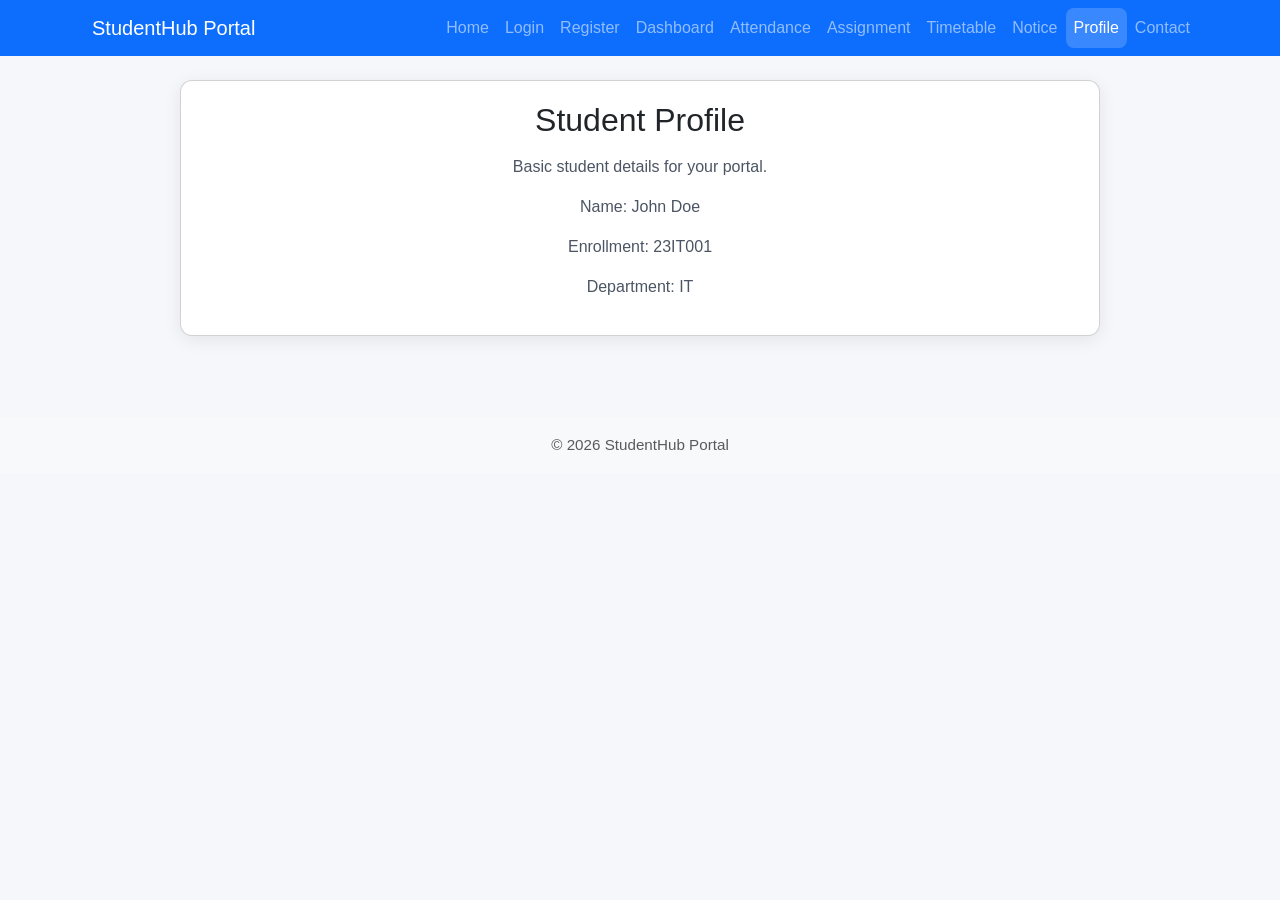
<file: profile.html>
<!DOCTYPE html>
<html>
<head>
    <title>Profile | StudentHub</title>
    <meta name="viewport" content="width=device-width, initial-scale=1">
    <link href="https://cdn.jsdelivr.net/npm/bootstrap@5.3.2/dist/css/bootstrap.min.css" rel="stylesheet">
    <link rel="stylesheet" href="css/style.css">
</head>
<body>
<nav class="navbar navbar-expand-lg navbar-dark bg-primary">
    <div class="container">
        <a class="navbar-brand" href="index.html">StudentHub Portal</a>
        <button class="navbar-toggler" type="button" data-bs-toggle="collapse" data-bs-target="#mainNav" aria-controls="mainNav" aria-expanded="false" aria-label="Toggle navigation">
            <span class="navbar-toggler-icon"></span>
        </button>
        <div class="collapse navbar-collapse" id="mainNav">
            <ul class="navbar-nav ms-auto mb-2 mb-lg-0">
                <li class="nav-item"><a class="nav-link" href="index.html">Home</a></li>
                <li class="nav-item"><a class="nav-link" href="login.html">Login</a></li>
                <li class="nav-item"><a class="nav-link" href="register.html">Register</a></li>
                <li class="nav-item"><a class="nav-link" href="dashboard.html">Dashboard</a></li>
                <li class="nav-item"><a class="nav-link" href="attendance.html">Attendance</a></li>
                <li class="nav-item"><a class="nav-link" href="assignment.html">Assignment</a></li>
                <li class="nav-item"><a class="nav-link" href="timetable.html">Timetable</a></li>
                <li class="nav-item"><a class="nav-link" href="notice.html">Notice</a></li>
                <li class="nav-item"><a class="nav-link" href="profile.html">Profile</a></li>
                <li class="nav-item"><a class="nav-link" href="contact.html">Contact</a></li>
            </ul>
        </div>
    </div>
</nav>
<main class="site-container">
    <section class="card">
        <h2 class="page-title">Student Profile</h2>
        <p>Basic student details for your portal.</p>
        <p>Name: John Doe</p>
        <p>Enrollment: 23IT001</p>
        <p>Department: IT</p>
    </section>
</main>
<footer class="bg-light text-center text-muted py-3">
    © 2026 StudentHub Portal
</footer>
<script src="https://cdn.jsdelivr.net/npm/bootstrap@5.3.2/dist/js/bootstrap.bundle.min.js"></script>
<script src="js/script.js"></script>
</body>
</html>
</file>
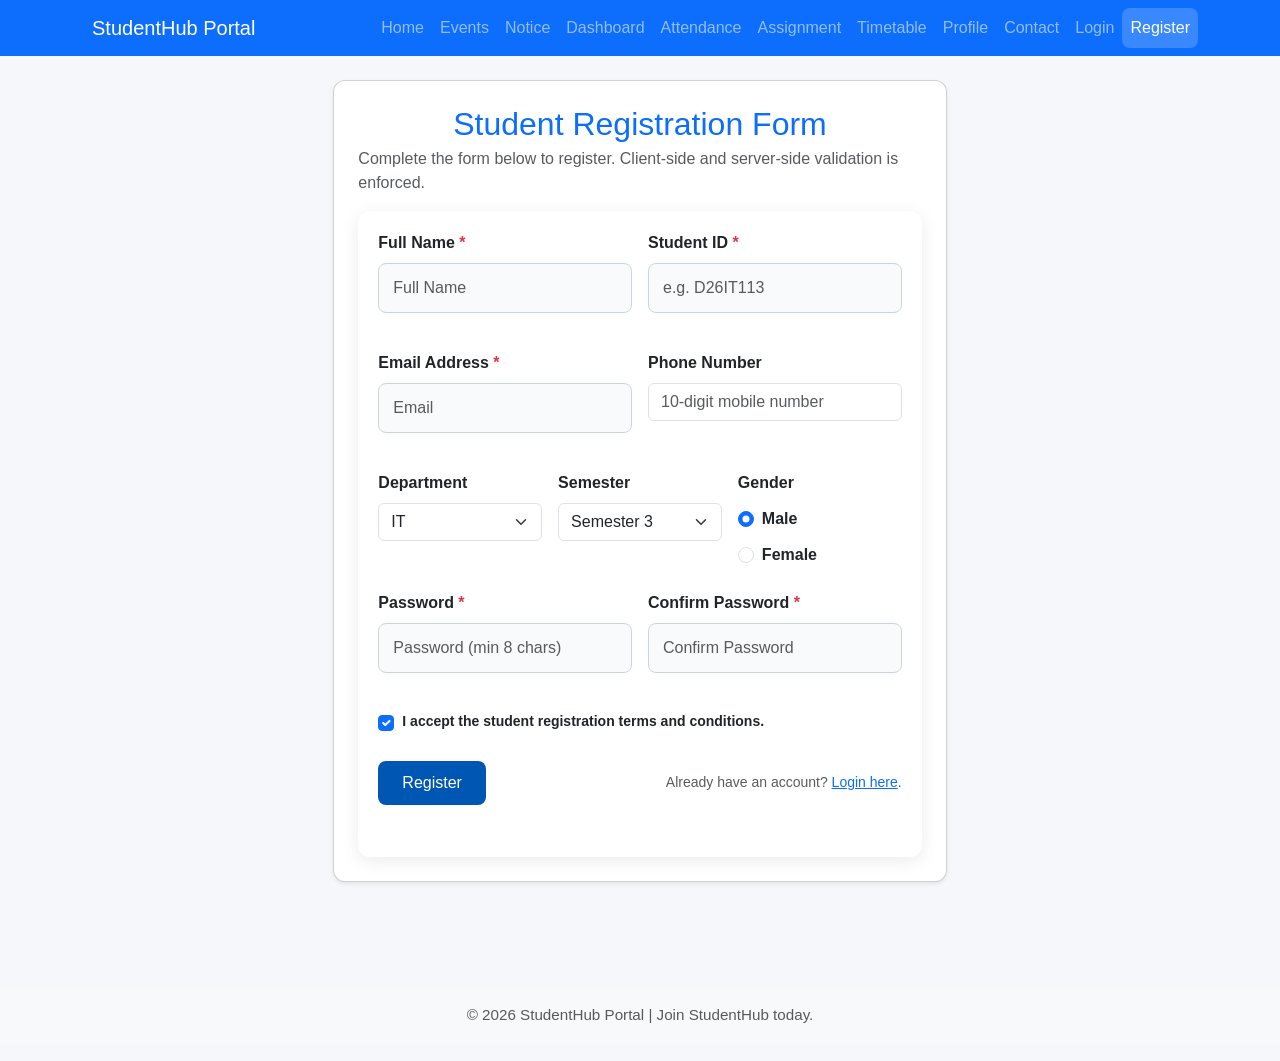
<file: register.html>
<!DOCTYPE html>
<html lang="en">
<head>
    <meta charset="UTF-8">
    <title>Register | StudentHub</title>
    <meta name="viewport" content="width=device-width, initial-scale=1">
    <link href="https://cdn.jsdelivr.net/npm/bootstrap@5.3.2/dist/css/bootstrap.min.css" rel="stylesheet">
    <link rel="stylesheet" href="css/style.css">
</head>
<body>

<nav class="navbar navbar-expand-lg navbar-dark bg-primary">
    <div class="container">
        <a class="navbar-brand" href="index.html">StudentHub Portal</a>
        <button class="navbar-toggler" type="button" data-bs-toggle="collapse" data-bs-target="#mainNav" aria-controls="mainNav" aria-expanded="false" aria-label="Toggle navigation">
            <span class="navbar-toggler-icon"></span>
        </button>
        <div class="collapse navbar-collapse" id="mainNav">
            <ul class="navbar-nav ms-auto mb-2 mb-lg-0">
                <li class="nav-item"><a class="nav-link" href="index.html">Home</a></li>
                <li class="nav-item"><a class="nav-link" href="events.html">Events</a></li>
                <li class="nav-item"><a class="nav-link" href="notice.html">Notice</a></li>
                <li class="nav-item"><a class="nav-link" href="dashboard.html">Dashboard</a></li>
                <li class="nav-item"><a class="nav-link" href="attendance.html">Attendance</a></li>
                <li class="nav-item"><a class="nav-link" href="assignment.html">Assignment</a></li>
                <li class="nav-item"><a class="nav-link" href="timetable.html">Timetable</a></li>
                <li class="nav-item"><a class="nav-link" href="profile.html">Profile</a></li>
                <li class="nav-item"><a class="nav-link" href="contact.html">Contact</a></li>
                <li class="nav-item"><a class="nav-link" href="login.php">Login</a></li>
                <li class="nav-item"><a class="nav-link active" href="register.php">Register</a></li>
            </ul>
        </div>
    </div>
</nav>

<main class="site-container my-4">
    <section class="card shadow-sm p-4 col-lg-8 mx-auto">
        <h2 class="page-title text-primary mb-1">Student Registration Form</h2>
        <p class="text-muted mb-3">Complete the form below to register. Client-side and server-side validation is enforced.</p>

        <form id="registerForm" action="register.php" method="POST" class="needs-validation" novalidate>
            <div class="row g-3">
                <div class="col-md-6">
                    <label for="full_name" class="form-label fw-semibold">Full Name <span class="text-danger">*</span></label>
                    <input id="full_name" name="full_name" type="text" class="form-control" placeholder="Full Name" required pattern="[A-Za-z\s]{2,}">
                    <small class="field-error text-danger" id="full_name-error" aria-live="polite"></small>
                </div>
                <div class="col-md-6">
                    <label for="student_id" class="form-label fw-semibold">Student ID <span class="text-danger">*</span></label>
                    <input id="student_id" name="student_id" type="text" class="form-control" placeholder="e.g. D26IT113" required pattern="[A-Za-z0-9]{5,15}">
                    <small class="field-error text-danger" id="student_id-error" aria-live="polite"></small>
                </div>
                <div class="col-md-6">
                    <label for="email" class="form-label fw-semibold">Email Address <span class="text-danger">*</span></label>
                    <input id="email" name="email" type="email" class="form-control" placeholder="Email" autocomplete="email" required>
                    <small class="field-error text-danger" id="email-error" aria-live="polite"></small>
                </div>
                <div class="col-md-6">
                    <label for="phone" class="form-label fw-semibold">Phone Number</label>
                    <input id="phone" name="phone" type="tel" class="form-control" placeholder="10-digit mobile number" pattern="[0-9]{10}">
                </div>
                <div class="col-md-4">
                    <label for="department" class="form-label fw-semibold">Department</label>
                    <select class="form-select" id="department" name="department">
                        <option value="IT" selected>IT</option>
                        <option value="CE">CE</option>
                        <option value="EC">EC</option>
                    </select>
                </div>
                <div class="col-md-4">
                    <label for="semester" class="form-label fw-semibold">Semester</label>
                    <select class="form-select" id="semester" name="semester">
                        <option value="3" selected>Semester 3</option>
                        <option value="4">Semester 4</option>
                    </select>
                </div>
                <div class="col-md-4">
                    <label class="form-label fw-semibold d-block">Gender</label>
                    <div class="form-check form-check-inline pt-1">
                        <input class="form-check-input" type="radio" name="gender" id="genderMale" value="Male" checked>
                        <label class="form-check-label" for="genderMale">Male</label>
                    </div>
                    <div class="form-check form-check-inline pt-1">
                        <input class="form-check-input" type="radio" name="gender" id="genderFemale" value="Female">
                        <label class="form-check-label" for="genderFemale">Female</label>
                    </div>
                </div>
                <div class="col-md-6">
                    <label for="password" class="form-label fw-semibold">Password <span class="text-danger">*</span></label>
                    <input id="password" name="password" type="password" class="form-control" placeholder="Password (min 8 chars)" minlength="8" required>
                    <small class="field-error text-danger" id="password-error" aria-live="polite"></small>
                </div>
                <div class="col-md-6">
                    <label for="confirm_password" class="form-label fw-semibold">Confirm Password <span class="text-danger">*</span></label>
                    <input id="confirm_password" name="confirm_password" type="password" class="form-control" placeholder="Confirm Password" minlength="8" required>
                    <small class="field-error text-danger" id="confirm_password-error" aria-live="polite"></small>
                </div>
                <div class="col-12">
                    <div class="form-check">
                        <input class="form-check-input" type="checkbox" id="terms" name="terms" required checked>
                        <label class="form-check-label small" for="terms">
                            I accept the student registration terms and conditions.
                        </label>
                    </div>
                </div>
                <div class="col-12 mt-4 d-flex justify-content-between align-items-center">
                    <button type="submit" class="btn btn-primary px-4">Register</button>
                    <span class="text-muted small">Already have an account? <a href="login.php">Login here</a>.</span>
                </div>
                <div class="col-12">
                    <p class="form-message" aria-live="polite"></p>
                </div>
            </div>
        </form>
    </section>
</main>

<footer class="bg-light text-center text-muted py-3 mt-5">
    © 2026 StudentHub Portal | Join StudentHub today.
</footer>

<script src="https://cdn.jsdelivr.net/npm/bootstrap@5.3.2/dist/js/bootstrap.bundle.min.js"></script>
<script src="js/script.js"></script>
</body>
</html>
</file>
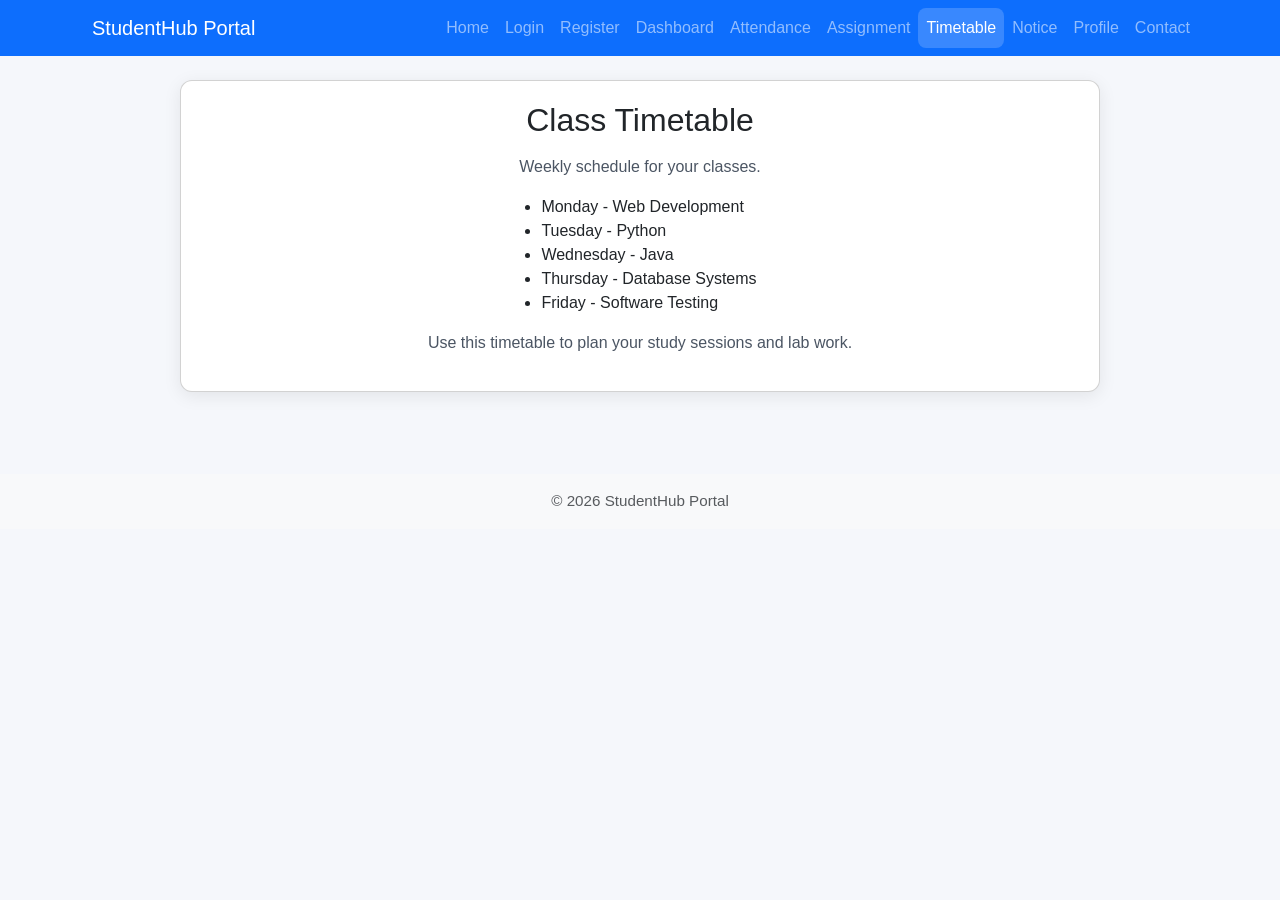
<file: timetable.html>
<!DOCTYPE html>
<html>
<head>
    <title>Timetable | StudentHub</title>
        <meta name="viewport" content="width=device-width, initial-scale=1">
        <link href="https://cdn.jsdelivr.net/npm/bootstrap@5.3.2/dist/css/bootstrap.min.css" rel="stylesheet">
        <link rel="stylesheet" href="css/style.css">
</head>
<body>
<nav class="navbar navbar-expand-lg navbar-dark bg-primary">
    <div class="container">
        <a class="navbar-brand" href="index.html">StudentHub Portal</a>
        <button class="navbar-toggler" type="button" data-bs-toggle="collapse" data-bs-target="#mainNav" aria-controls="mainNav" aria-expanded="false" aria-label="Toggle navigation">
            <span class="navbar-toggler-icon"></span>
        </button>
        <div class="collapse navbar-collapse" id="mainNav">
            <ul class="navbar-nav ms-auto mb-2 mb-lg-0">
                <li class="nav-item"><a class="nav-link" href="index.html">Home</a></li>
                <li class="nav-item"><a class="nav-link" href="login.html">Login</a></li>
                <li class="nav-item"><a class="nav-link" href="register.html">Register</a></li>
                <li class="nav-item"><a class="nav-link" href="dashboard.html">Dashboard</a></li>
                <li class="nav-item"><a class="nav-link" href="attendance.html">Attendance</a></li>
                <li class="nav-item"><a class="nav-link" href="assignment.html">Assignment</a></li>
                <li class="nav-item"><a class="nav-link" href="timetable.html">Timetable</a></li>
                <li class="nav-item"><a class="nav-link" href="notice.html">Notice</a></li>
                <li class="nav-item"><a class="nav-link" href="profile.html">Profile</a></li>
                <li class="nav-item"><a class="nav-link" href="contact.html">Contact</a></li>
            </ul>
        </div>
    </div>
</nav>
<main class="site-container">
    <section class="card">
        <h2 class="page-title">Class Timetable</h2>
        <p>Weekly schedule for your classes.</p>
        <ul>
            <li>Monday - Web Development</li>
            <li>Tuesday - Python</li>
            <li>Wednesday - Java</li>
            <li>Thursday - Database Systems</li>
            <li>Friday - Software Testing</li>
        </ul>
        <p>Use this timetable to plan your study sessions and lab work.</p>
    </section>
</main>
<footer class="bg-light text-center text-muted py-3">
    © 2026 StudentHub Portal
</footer>
<script src="https://cdn.jsdelivr.net/npm/bootstrap@5.3.2/dist/js/bootstrap.bundle.min.js"></script>
<script src="js/script.js"></script>
</body>
</html>
</file>
<file: css/style.css>
* {
    box-sizing: border-box;
}

body {
    font-family: Arial, sans-serif;
    margin: 0;
    background: #f5f7fb;
    color: #1f2937;
}

/* Dark mode styles */
body.dark-mode {
    background: #071223;
    color: #e5e7eb;
}

body.dark-mode .hero,
body.dark-mode .card,
body.dark-mode .section-card,
body.dark-mode form {
    background: #0b1220;
    box-shadow: none;
    color: #e5e7eb;
}

body.dark-mode .navbar {
    background: #071826 !important;
}

body.dark-mode nav a {
    color: #e5e7eb;
}

body.dark-mode nav a:hover,
body.dark-mode nav a.active {
    background: rgba(255,255,255,0.06);
}

body.dark-mode .btn {
    background: #1f2937;
    color: #e5e7eb;
}

body.dark-mode .btn.btn-outline-light {
    background: transparent;
    color: #e5e7eb;
    border-color: rgba(255,255,255,0.12);
}

body.dark-mode footer {
    background: transparent;
    color: #94a3b8;
}

header {
    background: #0056b3;
    color: #ffffff;
}

.header-inner {
    max-width: 960px;
    margin: 0 auto;
    padding: 16px 20px;
    display: flex;
    align-items: center;
    justify-content: space-between;
    flex-wrap: wrap;
}

.header-brand h1 {
    margin: 0;
    font-size: 1.6rem;
}

nav {
    display: flex;
    flex-wrap: wrap;
    gap: 10px;
}

nav a {
    color: white;
    text-decoration: none;
    padding: 8px 10px;
    border-radius: 8px;
}

nav a:hover,
nav a.active {
    background: rgba(255, 255, 255, 0.18);
}

.site-container {
    max-width: 960px;
    margin: 24px auto;
    padding: 0 20px 40px;
}

.hero,
.card,
.section-card,
form {
    background: #ffffff;
    border-radius: 12px;
    padding: 20px;
    box-shadow: 0 4px 18px rgba(0, 0, 0, 0.08);
    margin-bottom: 18px;
    align-items: center;
}

.hero h2,
.card h3,
.section-card h3,
.page-title {
    margin-top: 0;
}

.hero p,
.card p,
.section-card p {
    color: #4b5563;
}

.hero-actions {
    display: flex;
    gap: 10px;
    flex-wrap: wrap;
    justify-content: center;
    width: 100%;
    text-align: center;
}

.btn,
button,
input[type="submit"] {
    display: inline-block;
    padding: 10px 16px;
    border-radius: 8px;
    border: none;
    background: #0056b3;
    color: #ffffff;
    cursor: pointer;
    text-decoration: none;
}

.navbar-buttons button {
    padding: 6px 12px;
    min-width: 110px;
}

@media (max-width: 991px) {
    .navbar-buttons {
        width: 100%;
        justify-content: flex-start;
        flex-wrap: wrap;
        margin-top: 0.75rem;
    }

    .navbar-buttons button {
        width: auto;
        flex: 1 1 auto;
        min-width: 100px;
    }
}

.btn-secondary {
    background: #ffffff;
    color: #0056b3;
    border: 1px solid #cbd5e1;
}

ul {
    padding-left: 18px;
}

ul.link-list li a {
    color: #0056b3;
    text-decoration: none;
}

.table-wrapper,
table {
    width: 100%;
    border-collapse: collapse;
}

th,
td {
    padding: 12px 14px;
    border-bottom: 1px solid #e2e8f0;
}

th {
    background: #0056b3;
    color: #ffffff;
    text-align: left;
}

form {
    margin-bottom: 0;
}

.form-row {
    margin-bottom: 14px;
}

label {
    display: block;
    margin-bottom: 6px;
    font-weight: 600;
}

input[type="text"],
input[type="email"],
input[type="password"],
textarea {
    width: 100%;
    padding: 12px 14px;
    border-radius: 8px;
    border: 1px solid #cbd5e1;
    background: #f8fafc;
}

input.field-invalid {
    border-color: #b91c1c;
    background: #fff7f7;
}

input.field-valid {
    border-color: #047857;
}

.field-error {
    display: block;
    min-height: 1.2em;
    margin-top: 5px;
    color: #b91c1c;
    font-size: 0.875rem;
}

.form-message {
    margin-top: 10px;
    font-size: 0.95rem;
}

.form-message.success {
    color: #047857;
}

.form-message.error {
    color: #b91c1c;
}

footer {
    text-align: center;
    color: #64748b;
    margin-bottom: 18px;
}

@media (max-width: 720px) {
    .header-inner {
        flex-direction: column;
        align-items: flex-start;
    }

    .hero-actions {
        flex-direction: column;
        align-items: center;
        justify-content: center;
    }

    .hero-actions .btn,
    .hero-actions .btn-secondary,
    button,
    input[type="submit"] {
        width: 100%;
    }
}
footer {
    text-align: center;
    padding: 22px 20px;
    color: #5f6c7b;
    font-size: 0.95rem;
}

.page-title {
    margin-top: 0;
    margin-bottom: 16px;
}

ul.feature-list,
ul.link-list,
ul.notice-list {
    list-style: none;
    padding: 0;
    margin: 0;
}

ul.feature-list li,
ul.link-list li,
ul.notice-list li {
    margin-bottom: 12px;
}

ul.link-list li a {
    color: #0056b3;
    text-decoration: none;
}

ul.link-list li a:hover {
    text-decoration: underline;
}

.notice-controls {
    display: grid;
    grid-template-columns: minmax(0, 2fr) minmax(180px, 1fr);
    gap: 8px 14px;
    align-items: end;
    margin: 20px 0;
}

.notice-controls label {
    margin: 0;
}

.notice-controls input,
.notice-controls select {
    width: 100%;
    padding: 11px 12px;
    border: 1px solid #cbd5e1;
    border-radius: 8px;
    background: #f8fafc;
}

.notice-status {
    color: #64748b;
}

.notice-grid {
    display: grid;
    grid-template-columns: repeat(auto-fit, minmax(220px, 1fr));
    gap: 16px;
}

.notice-item {
    padding: 16px;
    border: 1px solid #e2e8f0;
    border-radius: 8px;
    background: #f8fafc;
}

.notice-item h3 {
    margin: 0 0 8px;
    text-transform: capitalize;
}

.notice-item p {
    margin: 0 0 12px;
}

.notice-category {
    color: #0056b3;
    font-size: 0.85rem;
    font-weight: 700;
}

body.dark-mode .notice-item,
body.dark-mode .notice-controls input,
body.dark-mode .notice-controls select {
    border-color: #334155;
    background: #111827;
    color: #e5e7eb;
}

@media (max-width: 600px) {
    .notice-controls {
        grid-template-columns: 1fr;
    }
}

.profile-grid {
    display: grid;
    gap: 20px;
    grid-template-columns: 1fr 1fr;
}

.profile-details p {
    margin: 10px 0;
}

@media (max-width: 860px) {
    .header-inner {
        flex-direction: column;
        align-items: flex-start;
    }
    .hero h2 {
        font-size: 1.85rem;
    }
    .profile-grid {
        grid-template-columns: 1fr;
    }
}

@media (max-width: 620px) {
    .hero,
    .card,
    .section-card,
    form {
        padding: 20px;
    }
    th,
    td {
        padding: 14px 12px;
    }
    nav {
        width: 100%;
        gap: 8px;
    }
    .hero-actions {
        flex-direction: column;
        align-items: center;
    }
}

.event-card {
    transition: transform 0.2s ease, box-shadow 0.2s ease;
    border-radius: 10px;
    background: #ffffff;
}

.event-card:hover {
    transform: translateY(-3px);
    box-shadow: 0 8px 20px rgba(0,0,0,0.08) !important;
}

body.dark-mode .event-card,
body.dark-mode .card,
body.dark-mode .section-card {
    background-color: #1e293b;
    border-color: #334155;
    color: #f1f5f9;
}

body.dark-mode .card-body {
    color: #f1f5f9;
}

body.dark-mode .text-muted,
body.dark-mode .text-secondary {
    color: #94a3b8 !important;
}

body.dark-mode .card-title {
    color: #60a5fa !important;
}
</file>
